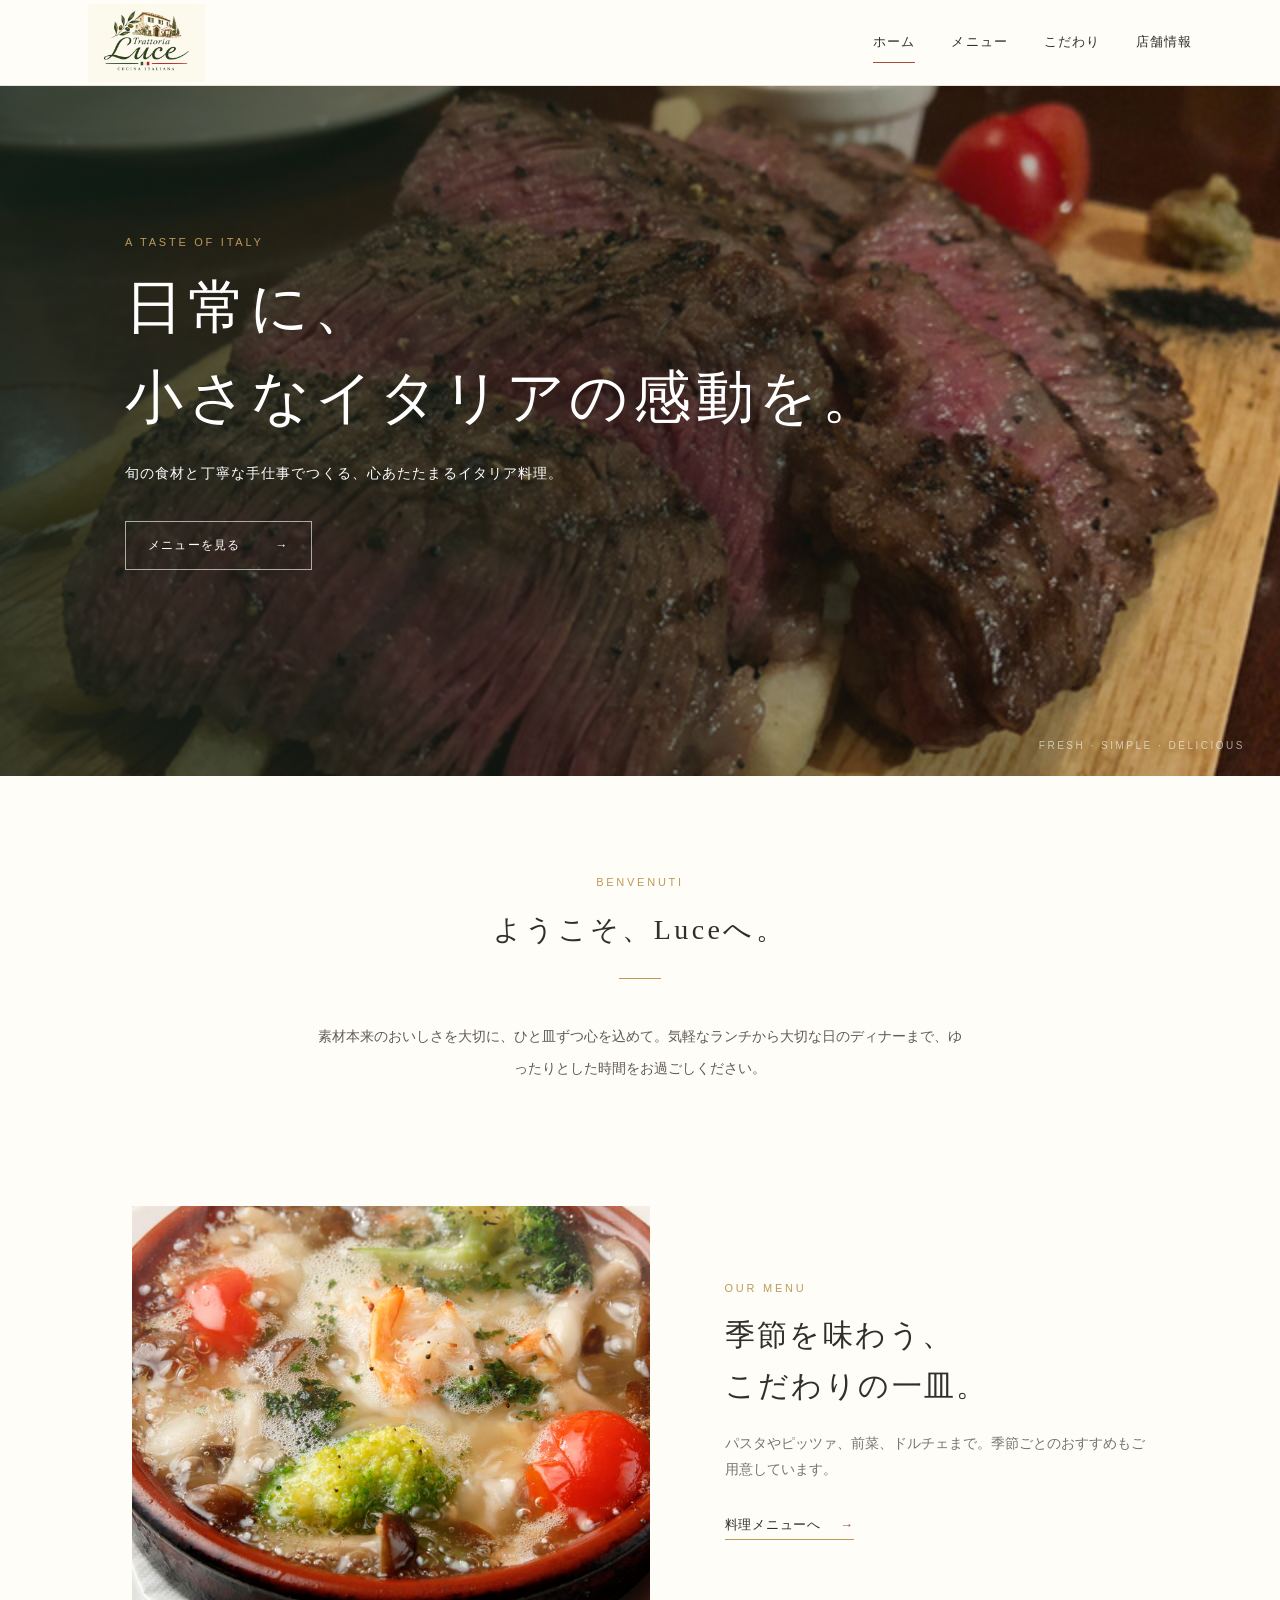
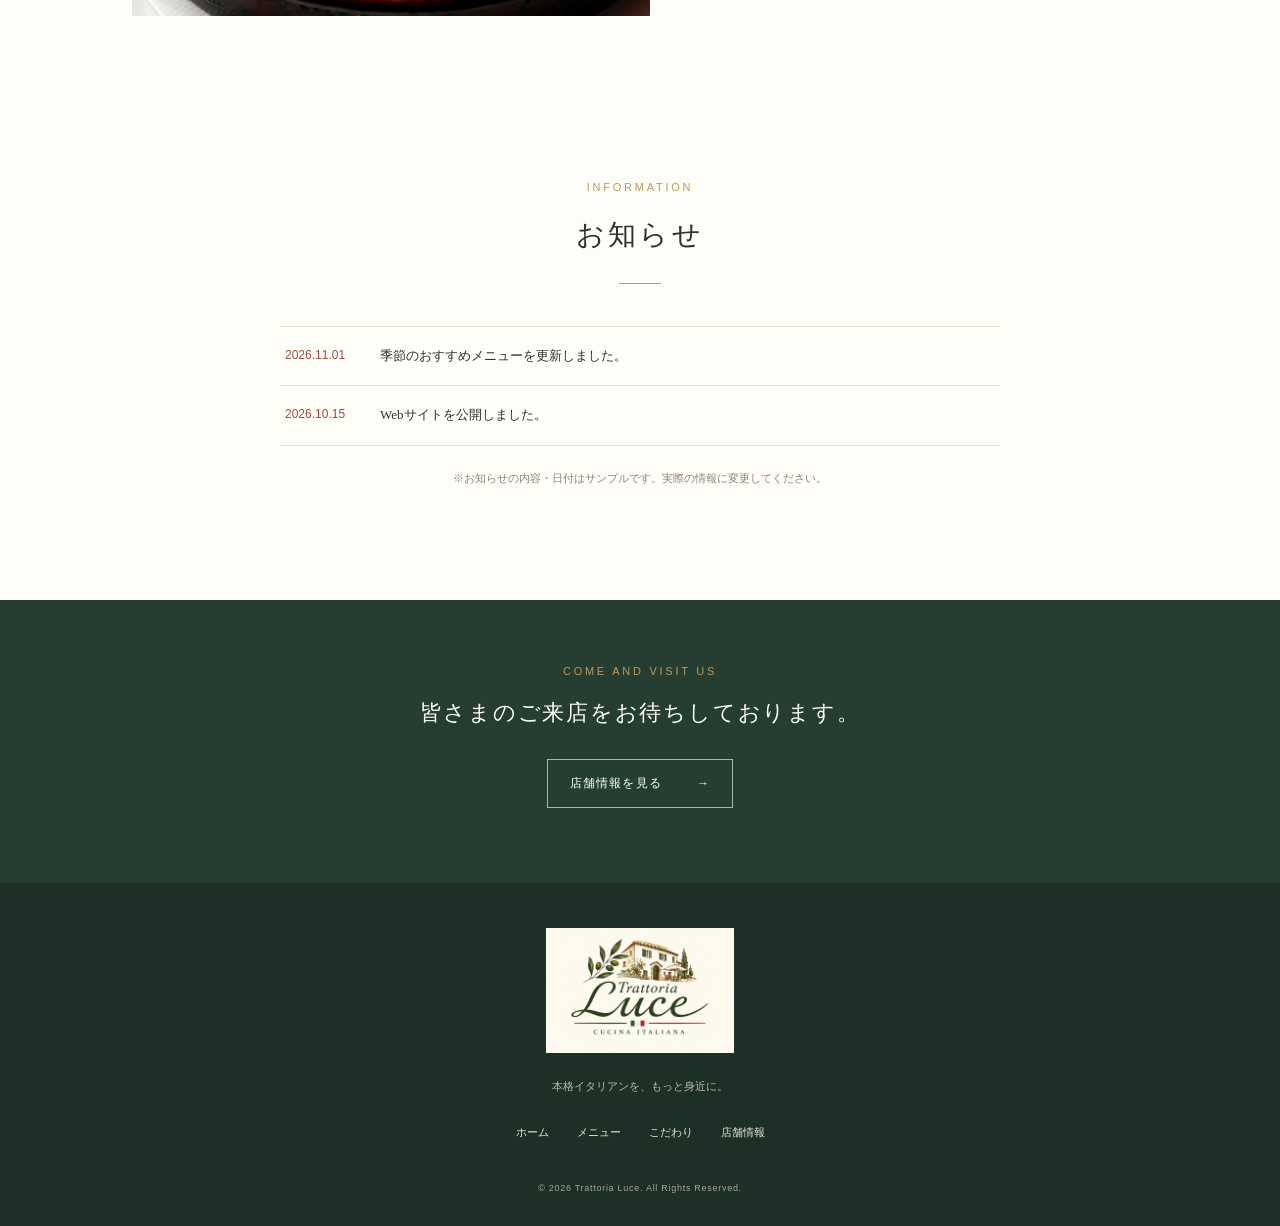
<file: italian_restaurant_site/index.html>
<!DOCTYPE html>
<html lang="ja">
<head>
  <meta charset="UTF-8">
  <meta name="viewport" content="width=device-width, initial-scale=1.0">
  <meta name="description" content="素材を差し替えて使える、イタリアンレストランのWebサイトです。">
  <title>Trattoria Luce | 本格イタリアン</title>
  <link rel="stylesheet" href="css/style.css">
  <script src="js/main.js" defer></script>
</head>
<body>
<header class="site-header">
  <div class="header-inner">
    <a class="logo" href="index.html" aria-label="Trattoria Luce ホーム"><img class="logo-image" src="assets/images/logo.png" alt="Trattoria Luce - Cucina Italiana"></a>
    <button class="menu-toggle" aria-label="メニューを開閉" aria-expanded="false">☰</button>
    <nav class="global-nav" aria-label="メインナビゲーション">
      <a class="active" href="index.html">ホーム</a><a href="menu.html">メニュー</a><a href="about.html">こだわり</a><a href="access.html">店舗情報</a>
    </nav>
  </div>
</header>
<main>
  <section class="hero">
    <!-- メイン画像を assets/images/main.jpg に配置してください -->
    <div class="hero-image" role="img" aria-label="イタリア料理のイメージ"></div>
    <div class="hero-content">
      <p class="eyebrow">A TASTE OF ITALY</p>
      <h1>日常に、<br>小さなイタリアの感動を。</h1>
      <p>旬の食材と丁寧な手仕事でつくる、心あたたまるイタリア料理。</p>
      <a class="button button-light" href="menu.html">メニューを見る <span>→</span></a>
    </div>
    <span class="hero-caption">FRESH · SIMPLE · DELICIOUS</span>
  </section>

  <section class="intro section">
    <div class="section-heading">
      <p class="eyebrow">BENVENUTI</p>
      <h2>ようこそ、Luceへ。</h2>
      <span class="heading-line"></span>
    </div>
    <p class="intro-text">素材本来のおいしさを大切に、ひと皿ずつ心を込めて。気軽なランチから大切な日のディナーまで、ゆったりとした時間をお過ごしください。</p>
  </section>

  <section class="feature section">
    <div class="feature-photo photo-food" role="img" aria-label="料理のイメージ"></div>
    <div class="feature-copy">
      <p class="eyebrow">OUR MENU</p><h2>季節を味わう、<br>こだわりの一皿。</h2>
      <p>パスタやピッツァ、前菜、ドルチェまで。季節ごとのおすすめもご用意しています。</p>
      <a class="text-link" href="menu.html">料理メニューへ <span>→</span></a>
    </div>
  </section>

  <section class="news section">
    <div class="section-heading"><p class="eyebrow">INFORMATION</p><h2>お知らせ</h2><span class="heading-line"></span></div>
    <div class="news-list">
      <article><time datetime="2026-11-01">2026.11.01</time><p>季節のおすすめメニューを更新しました。</p></article>
      <article><time datetime="2026-10-15">2026.10.15</time><p>Webサイトを公開しました。</p></article>
    </div>
    <p class="note">※お知らせの内容・日付はサンプルです。実際の情報に変更してください。</p>
  </section>
  <section class="cta">
    <p class="eyebrow">COME AND VISIT US</p><h2>皆さまのご来店をお待ちしております。</h2><a class="button button-light" href="access.html">店舗情報を見る <span>→</span></a>
  </section>
</main>
<footer class="site-footer"><a class="footer-logo" href="index.html" aria-label="Trattoria Luce ホーム"><img src="assets/images/logo.png" alt="Trattoria Luce"></a><p>本格イタリアンを、もっと身近に。</p><div class="footer-nav"><a href="index.html">ホーム</a><a href="menu.html">メニュー</a><a href="about.html">こだわり</a><a href="access.html">店舗情報</a></div><small>© 2026 Trattoria Luce. All Rights Reserved.</small></footer>
</body></html>
</file>
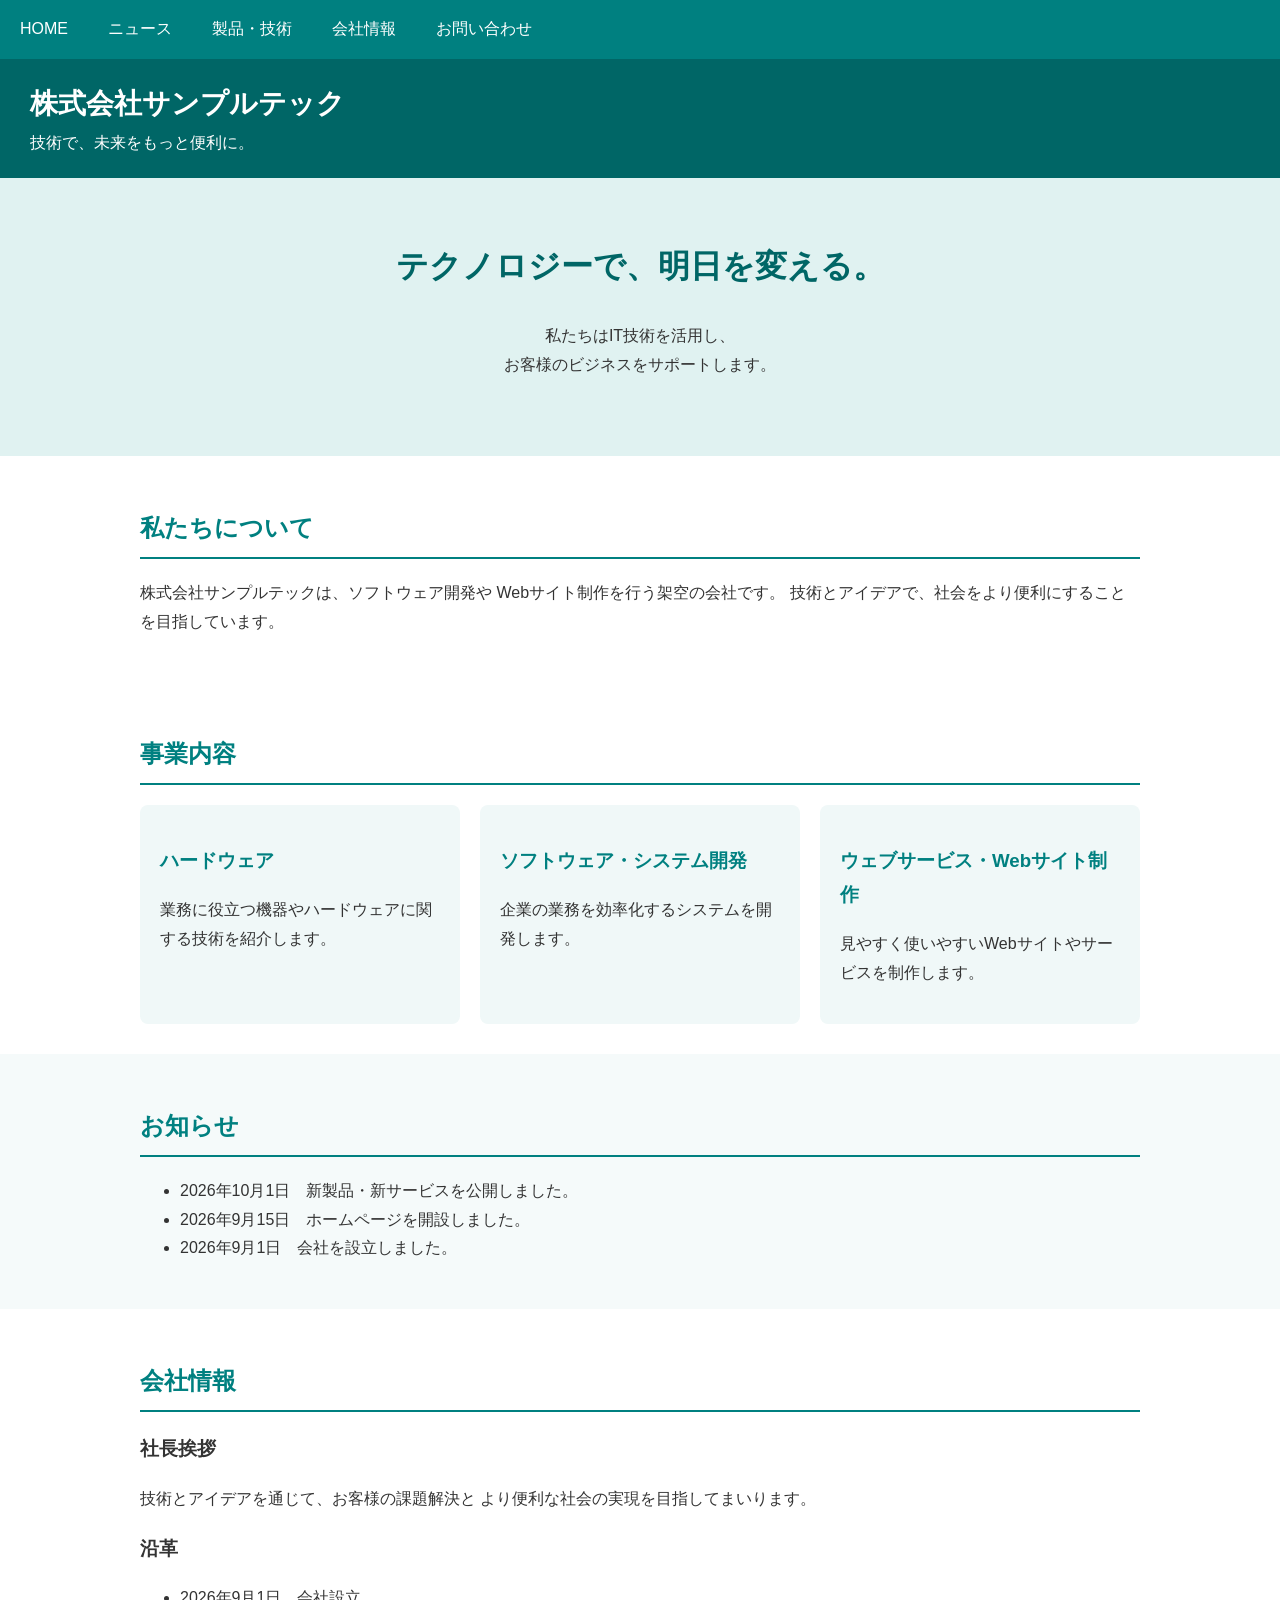
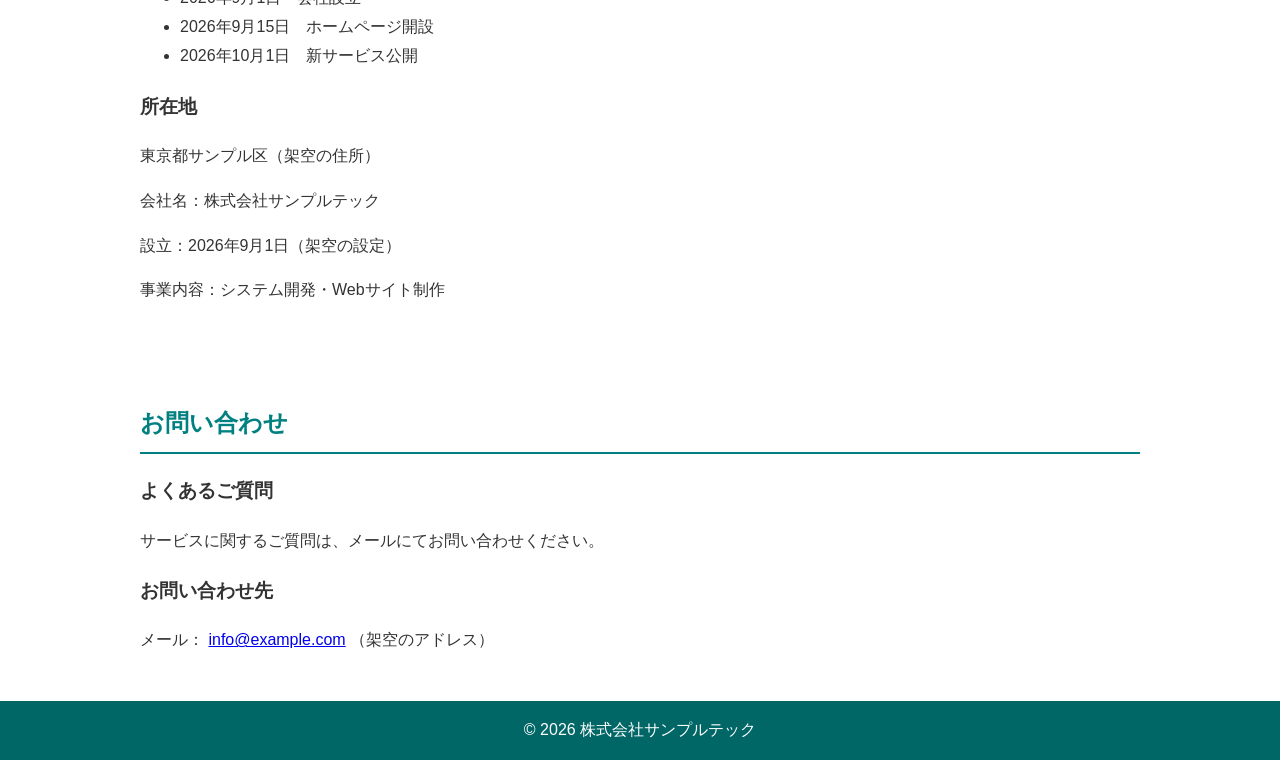
<file: menu_sample1.html>
<!doctype html>
<html lang="ja">
<head>
<meta charset="utf-8">
<meta name="viewport" content="width=device-width, initial-scale=1">
<title>株式会社サンプルテック</title>

<style>
   /* ページ内移動時のスクロールを滑らかにする */
   html {
      scroll-behavior: smooth;
      scroll-padding-top: 20px;
   }

   body {
      margin: 0;
      font-family: sans-serif;
      color: #333;
      line-height: 1.8;
   }

   /* メニュー全体 */
   .ddmenu {
      display: flex;
      flex-wrap: wrap;
      list-style: none;
      margin: 0;
      padding: 0;
      background-color: #008080;
   }

   /* 各メニュー項目 */
   .ddmenu li {
      position: relative;
   }

   /* メニューのリンク */
   .ddmenu a {
      display: block;
      padding: 15px 20px;
      color: #fff;
      text-decoration: none;
      white-space: nowrap;
   }

   /* マウスを乗せたとき */
   .ddmenu a:hover,
   .ddmenu a:focus-visible {
      background-color: #20b2aa;
   }

   /* サブメニュー */
   .ddmenu li ul {
      display: none;
      position: absolute;
      top: 100%;
      left: 0;
      min-width: 180px;
      margin: 0;
      padding: 0;
      list-style: none;
      background-color: #20b2aa;
      z-index: 1000;
   }

   /* サブメニューのリンク */
   .ddmenu li ul a {
      padding: 12px 15px;
      border-top: 1px solid #555;
   }

   /* マウス操作で表示 */
   .ddmenu li:hover > ul {
      display: block;
   }

   /* キーボード操作で表示 */
   .ddmenu li:focus-within > ul {
      display: block;
   }

   /* 会社名のヘッダー */
   header {
      background-color: #006666;
      color: white;
      padding: 20px 30px;
   }

   header h1 {
      margin: 0;
      font-size: 28px;
   }

   header p {
      margin: 0;
   }

   /* メイン紹介エリア */
   .hero {
      background-color: #e0f2f1;
      text-align: center;
      padding: 60px 20px;
   }

   .hero h2 {
      color: #006666;
      font-size: 32px;
      margin-top: 0;
   }

   /* 各コンテンツ */
   section {
      max-width: 1000px;
      margin: auto;
      padding: 30px 20px;
      scroll-margin-top: 20px;
   }

   section h2 {
      color: #008080;
      border-bottom: 2px solid #008080;
      padding-bottom: 8px;
   }

   /* 事業内容を横並びにする */
   .services {
      display: flex;
      gap: 20px;
   }

   .service {
      flex: 1;
      padding: 20px;
      background-color: #f0f8f8;
      border-radius: 8px;
   }

   .service h3 {
      color: #008080;
   }

   /* お知らせ */
   #news {
      background-color: #f5fafa;
      max-width: none;
      padding-left: max(20px, calc((100% - 1000px) / 2));
      padding-right: max(20px, calc((100% - 1000px) / 2));
   }

   /* フッター */
   footer {
      background-color: #006666;
      color: white;
      text-align: center;
      padding: 15px;
   }

   footer p {
      margin: 0;
   }

   /* スマートフォン対応 */
   @media (max-width: 600px) {
      .ddmenu {
         flex-wrap: wrap;
      }

      .ddmenu > li {
         flex: 1 1 auto;
      }

      .ddmenu a {
         padding: 12px;
      }

      .ddmenu li ul {
         min-width: 180px;
      }

      .hero h2 {
         font-size: 24px;
      }

      .services {
         flex-direction: column;
      }
   }
</style>
</head>

<body>

<!-- ドロップダウンメニュー -->
<nav aria-label="メインメニュー">
<ul class="ddmenu">

   <li>
      <a href="#home">HOME</a>
   </li>

   <li>
      <a href="#news">ニュース</a>
      <ul>
         <li><a href="#news-product">新製品</a></li>
         <li><a href="#news-service">新サービス</a></li>
         <li><a href="#about">弊社について</a></li>
      </ul>
   </li>

   <li>
      <a href="#services">製品・技術</a>
      <ul>
         <li><a href="#hardware">ハードウェア</a></li>
         <li><a href="#software">ソフトウェア</a></li>
         <li><a href="#webservice">ウェブサービス</a></li>
      </ul>
   </li>

   <li>
      <a href="#company">会社情報</a>
      <ul>
         <li><a href="#company">会社概要</a></li>
         <li><a href="#greeting">社長挨拶</a></li>
         <li><a href="#history">沿革</a></li>
         <li><a href="#address">所在地</a></li>
      </ul>
   </li>

   <li>
      <a href="#contact">お問い合わせ</a>
      <ul>
         <li><a href="#faq">よくあるご質問</a></li>
         <li><a href="#contact-info">お問い合わせ先</a></li>
      </ul>
   </li>

</ul>
</nav>

<!-- トップページ -->
<header id="home">
   <h1>株式会社サンプルテック</h1>
   <p>技術で、未来をもっと便利に。</p>
</header>

<!-- メイン紹介 -->
<div class="hero">
   <h2>テクノロジーで、明日を変える。</h2>
   <p>
      私たちはIT技術を活用し、<br>
      お客様のビジネスをサポートします。
   </p>
</div>

<!-- 会社紹介 -->
<section id="about">
   <h2>私たちについて</h2>
   <p>
      株式会社サンプルテックは、ソフトウェア開発や
      Webサイト制作を行う架空の会社です。
      技術とアイデアで、社会をより便利にすることを目指しています。
   </p>
</section>

<!-- 事業内容 -->
<section id="services">
   <h2>事業内容</h2>

   <div class="services">

      <div class="service" id="hardware">
         <h3>ハードウェア</h3>
         <p>業務に役立つ機器やハードウェアに関する技術を紹介します。</p>
      </div>

      <div class="service" id="software">
         <h3>ソフトウェア・システム開発</h3>
         <p>企業の業務を効率化するシステムを開発します。</p>
      </div>

      <div class="service" id="webservice">
         <h3>ウェブサービス・Webサイト制作</h3>
         <p>見やすく使いやすいWebサイトやサービスを制作します。</p>
      </div>

   </div>
</section>

<!-- お知らせ -->
<section id="news">
   <h2>お知らせ</h2>
   <ul>
      <li id="news-product">
         2026年10月1日　新製品・新サービスを公開しました。
      </li>
      <li id="news-service">
         2026年9月15日　ホームページを開設しました。
      </li>
      <li>
         2026年9月1日　会社を設立しました。
      </li>
   </ul>
</section>

<!-- 会社情報 -->
<section id="company">
   <h2>会社情報</h2>

   <div id="greeting">
      <h3>社長挨拶</h3>
      <p>
         技術とアイデアを通じて、お客様の課題解決と
         より便利な社会の実現を目指してまいります。
      </p>
   </div>

   <div id="history">
      <h3>沿革</h3>
      <ul>
         <li>2026年9月1日　会社設立</li>
         <li>2026年9月15日　ホームページ開設</li>
         <li>2026年10月1日　新サービス公開</li>
      </ul>
   </div>

   <div id="address">
      <h3>所在地</h3>
      <p>東京都サンプル区（架空の住所）</p>
   </div>

   <p>会社名：株式会社サンプルテック</p>
   <p>設立：2026年9月1日（架空の設定）</p>
   <p>事業内容：システム開発・Webサイト制作</p>
</section>

<!-- お問い合わせ -->
<section id="contact">
   <h2>お問い合わせ</h2>

   <div id="faq">
      <h3>よくあるご質問</h3>
      <p>サービスに関するご質問は、メールにてお問い合わせください。</p>
   </div>

   <div id="contact-info">
      <h3>お問い合わせ先</h3>
      <p>
         メール：
         <a href="mailto:info@example.com">info@example.com</a>
         （架空のアドレス）
      </p>
   </div>
</section>

<!-- フッター -->
<footer>
   <p>&copy; 2026 株式会社サンプルテック</p>
</footer>

</body>
</html>
</file>
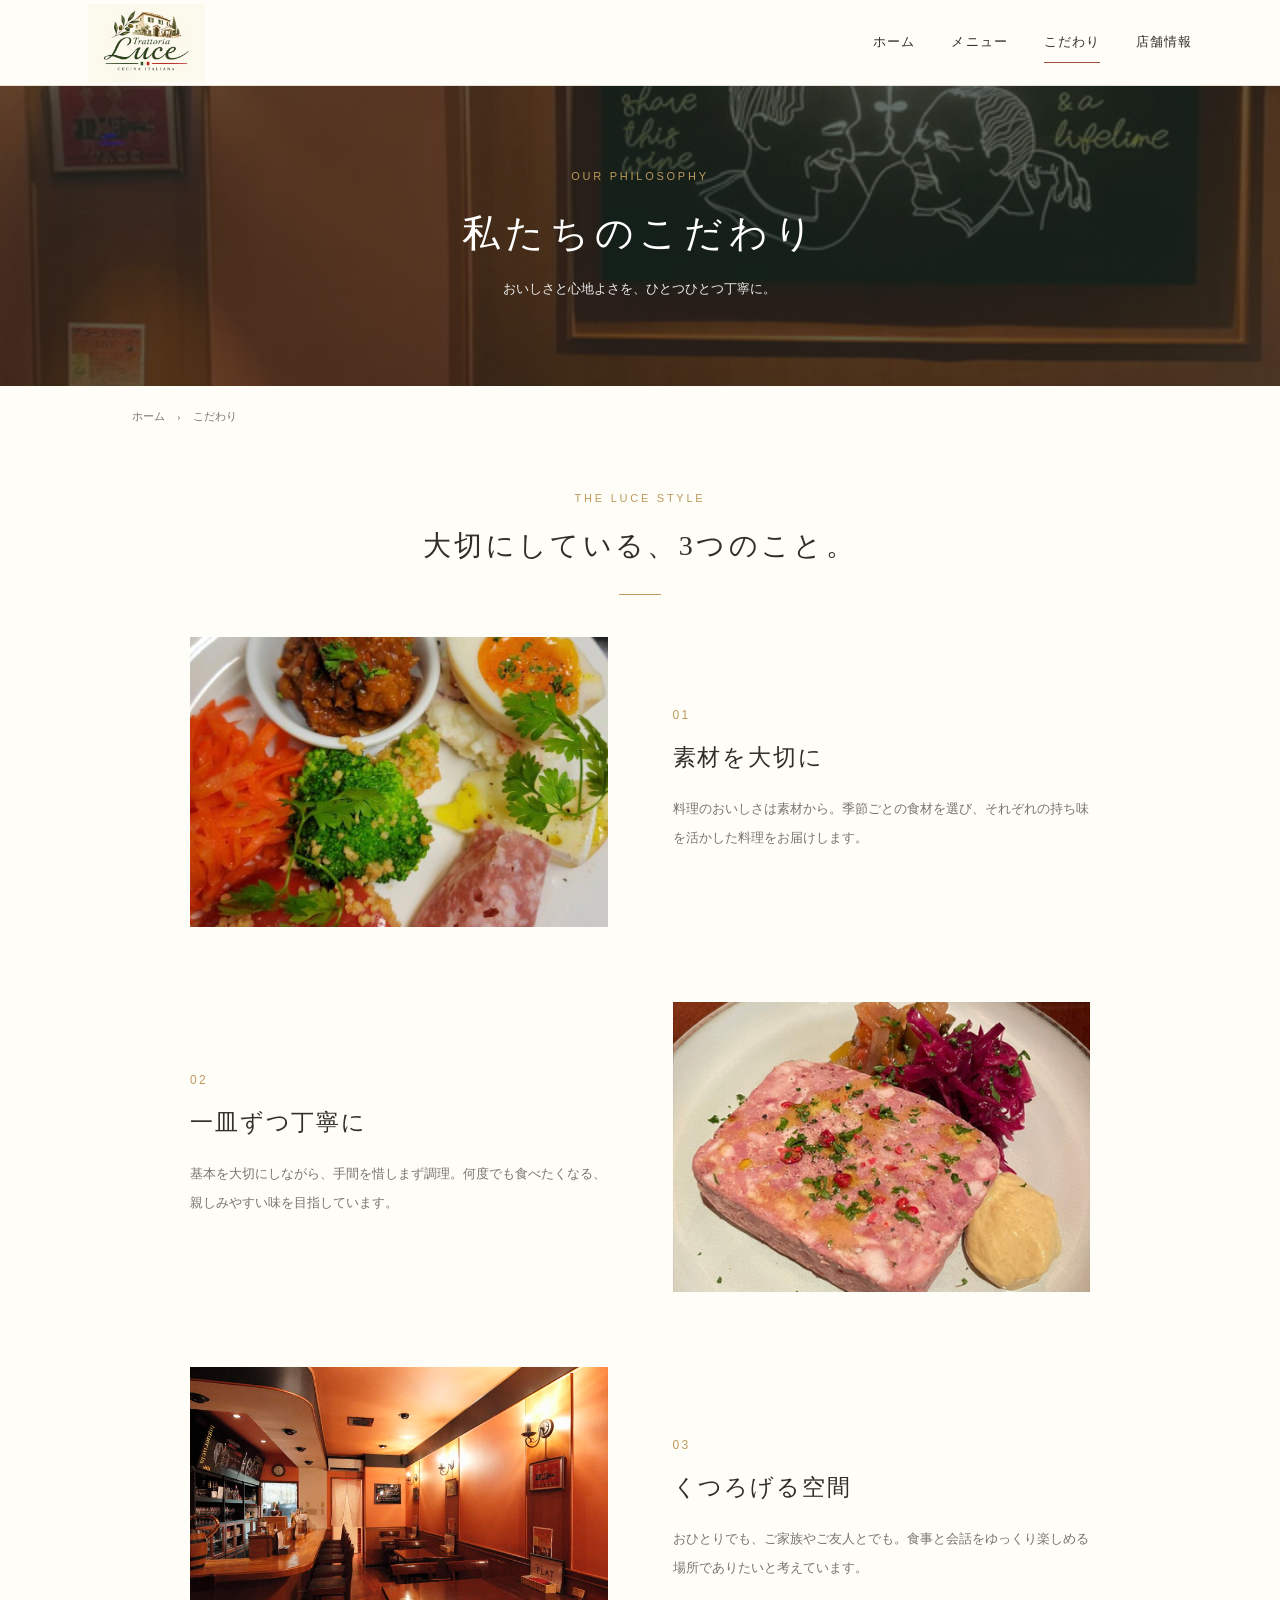
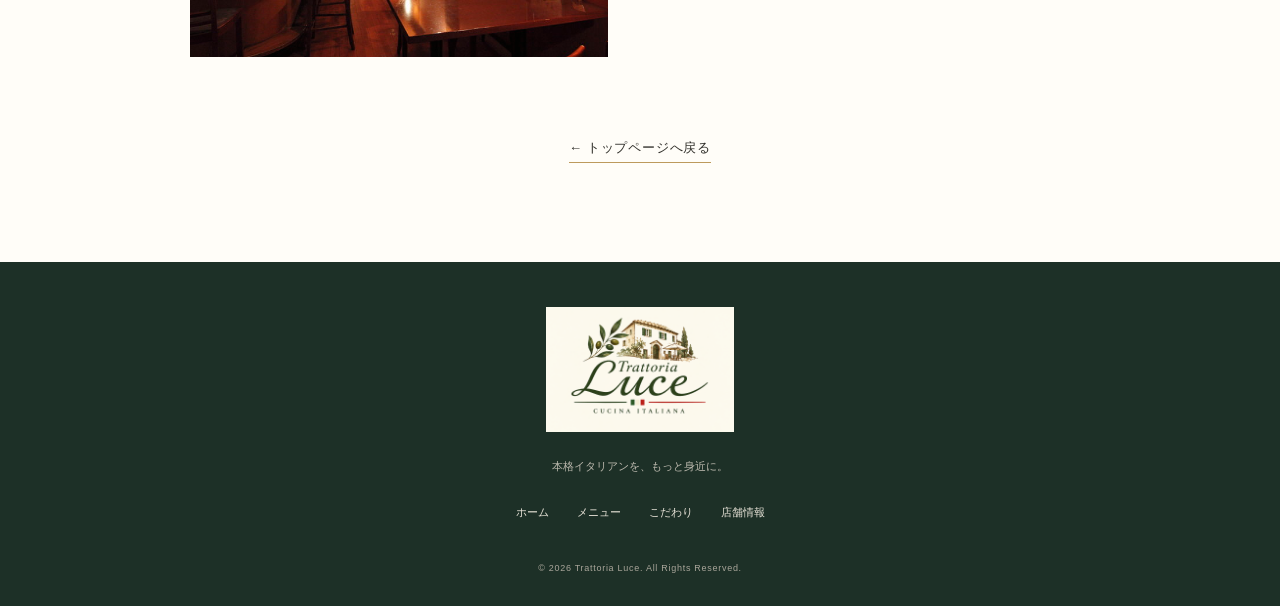
<file: italian_restaurant_site/about.html>
<!DOCTYPE html>
<html lang="ja"><head><meta charset="UTF-8"><meta name="viewport" content="width=device-width, initial-scale=1.0"><title>こだわり | Trattoria Luce</title><link rel="stylesheet" href="css/style.css"><script src="js/main.js" defer></script></head>
<body>
<header class="site-header"><div class="header-inner"><a class="logo" href="index.html" aria-label="Trattoria Luce ホーム"><img class="logo-image" src="assets/images/logo.png" alt="Trattoria Luce - Cucina Italiana"></a><button class="menu-toggle" aria-label="メニューを開閉" aria-expanded="false">☰</button><nav class="global-nav" aria-label="メインナビゲーション"><a href="index.html">ホーム</a><a href="menu.html">メニュー</a><a class="active" href="about.html">こだわり</a><a href="access.html">店舗情報</a></nav></div></header>
<main><section class="page-hero about-hero"><div><p class="eyebrow">OUR PHILOSOPHY</p><h1>私たちのこだわり</h1><p>おいしさと心地よさを、ひとつひとつ丁寧に。</p></div></section>
<nav class="breadcrumbs" aria-label="パンくずリスト"><a href="index.html">ホーム</a><span>›</span><span>こだわり</span></nav>
<section class="section story-section"><div class="section-heading"><p class="eyebrow">THE LUCE STYLE</p><h2>大切にしている、3つのこと。</h2><span class="heading-line"></span></div>
  <article class="story-row"><div class="story-image story-one" role="img" aria-label="新鮮な食材のイメージ"></div><div class="story-copy"><span class="story-number">01</span><h3>素材を大切に</h3><p>料理のおいしさは素材から。季節ごとの食材を選び、それぞれの持ち味を活かした料理をお届けします。</p></div></article>
  <article class="story-row reverse"><div class="story-image story-two" role="img" aria-label="調理風景のイメージ"></div><div class="story-copy"><span class="story-number">02</span><h3>一皿ずつ丁寧に</h3><p>基本を大切にしながら、手間を惜しまず調理。何度でも食べたくなる、親しみやすい味を目指しています。</p></div></article>
  <article class="story-row"><div class="story-image story-three" role="img" aria-label="店内のイメージ"></div><div class="story-copy"><span class="story-number">03</span><h3>くつろげる空間</h3><p>おひとりでも、ご家族やご友人とでも。食事と会話をゆっくり楽しめる場所でありたいと考えています。</p></div></article>
  <div class="back-area"><a class="text-link" href="index.html">← トップページへ戻る</a></div>
</section></main>
<footer class="site-footer"><a class="footer-logo" href="index.html" aria-label="Trattoria Luce ホーム"><img src="assets/images/logo.png" alt="Trattoria Luce"></a><p>本格イタリアンを、もっと身近に。</p><div class="footer-nav"><a href="index.html">ホーム</a><a href="menu.html">メニュー</a><a href="about.html">こだわり</a><a href="access.html">店舗情報</a></div><small>© 2026 Trattoria Luce. All Rights Reserved.</small></footer>
</body></html>
</file>
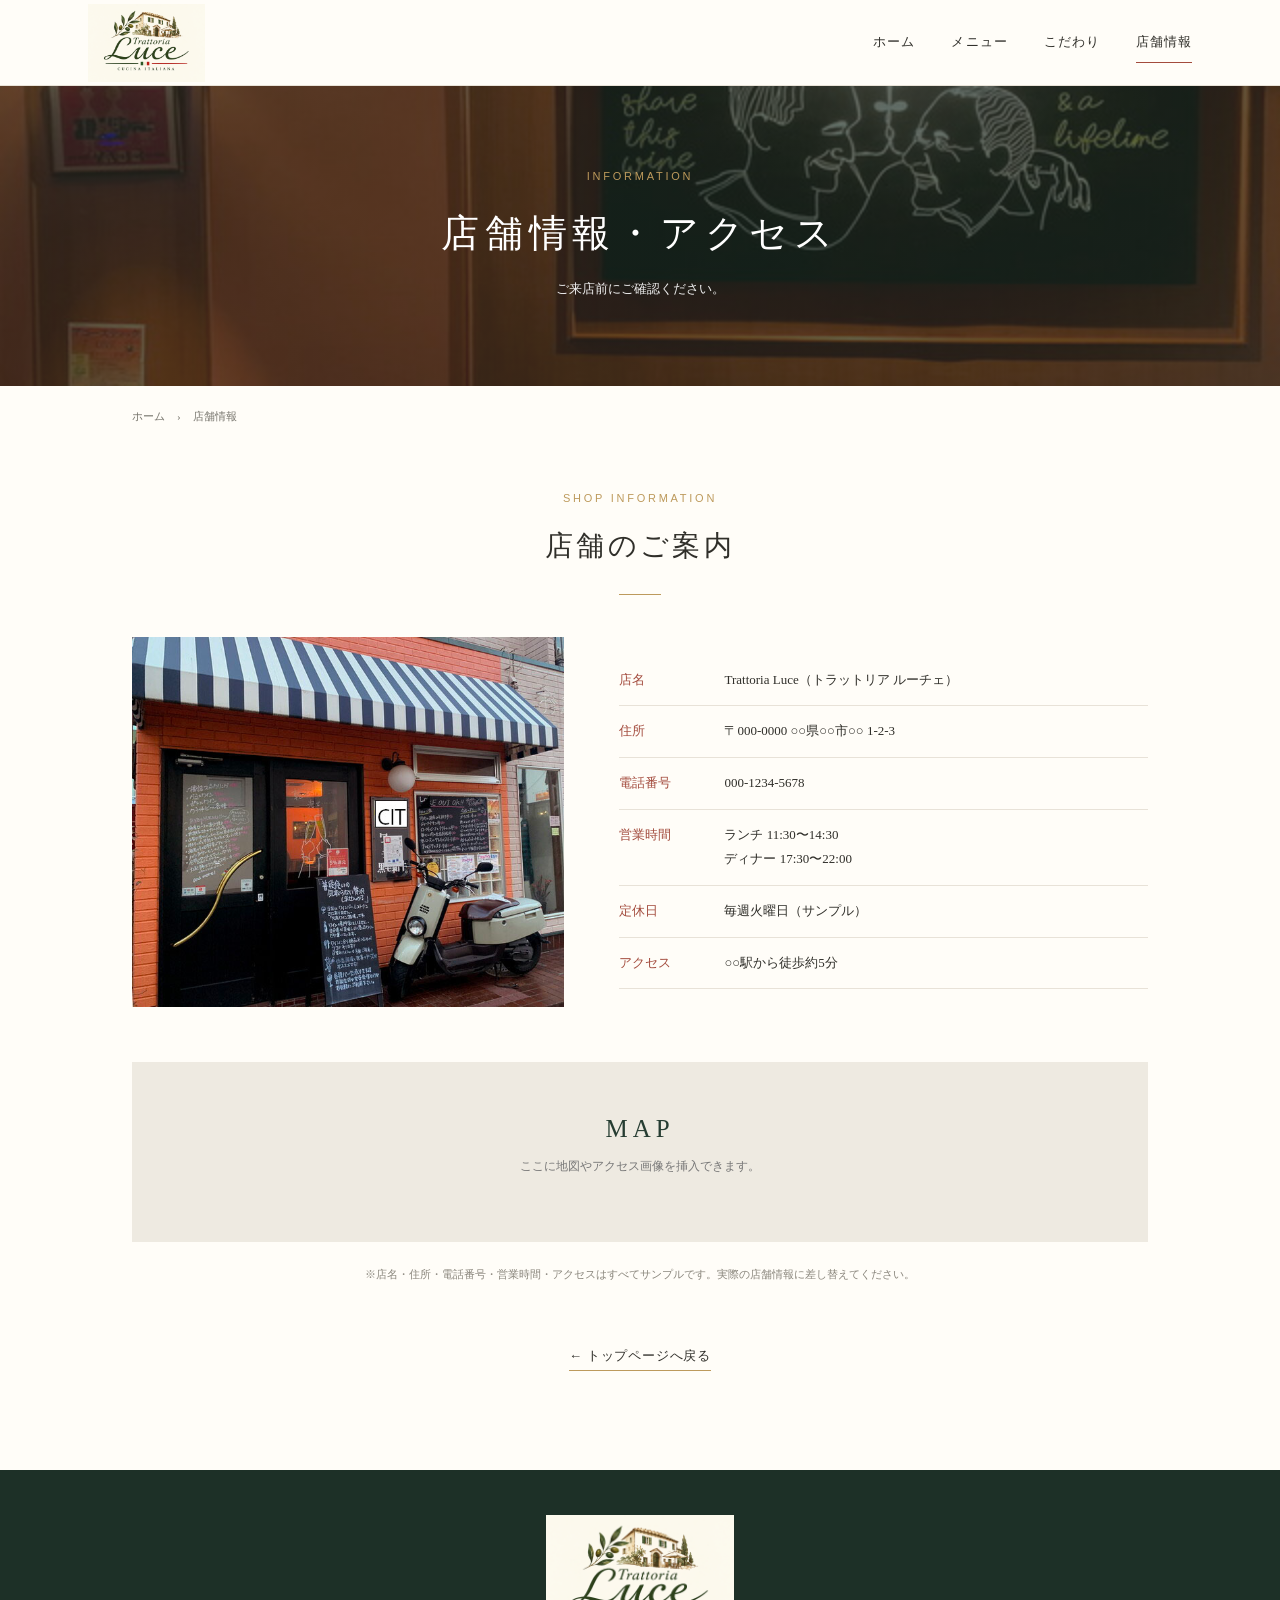
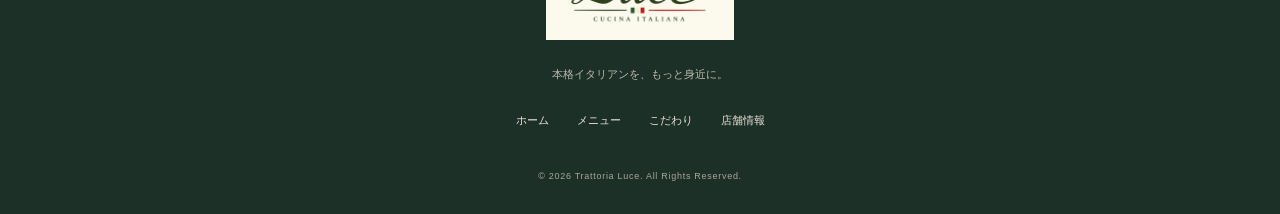
<file: italian_restaurant_site/access.html>
<!DOCTYPE html>
<html lang="ja"><head><meta charset="UTF-8"><meta name="viewport" content="width=device-width, initial-scale=1.0"><title>店舗情報 | Trattoria Luce</title><link rel="stylesheet" href="css/style.css"><script src="js/main.js" defer></script></head>
<body>
<header class="site-header"><div class="header-inner"><a class="logo" href="index.html" aria-label="Trattoria Luce ホーム"><img class="logo-image" src="assets/images/logo.png" alt="Trattoria Luce - Cucina Italiana"></a><button class="menu-toggle" aria-label="メニューを開閉" aria-expanded="false">☰</button><nav class="global-nav" aria-label="メインナビゲーション"><a href="index.html">ホーム</a><a href="menu.html">メニュー</a><a href="about.html">こだわり</a><a class="active" href="access.html">店舗情報</a></nav></div></header>
<main><section class="page-hero access-hero"><div><p class="eyebrow">INFORMATION</p><h1>店舗情報・アクセス</h1><p>ご来店前にご確認ください。</p></div></section>
<nav class="breadcrumbs" aria-label="パンくずリスト"><a href="index.html">ホーム</a><span>›</span><span>店舗情報</span></nav>
<section class="section access-section"><div class="section-heading"><p class="eyebrow">SHOP INFORMATION</p><h2>店舗のご案内</h2><span class="heading-line"></span></div>
  <div class="access-layout"><div class="access-photo" role="img" aria-label="レストラン外観のイメージ"></div><dl class="shop-data">
    <div><dt>店名</dt><dd>Trattoria Luce（トラットリア ルーチェ）</dd></div>
    <div><dt>住所</dt><dd>〒000-0000 ○○県○○市○○ 1-2-3</dd></div>
    <div><dt>電話番号</dt><dd>000-1234-5678</dd></div>
    <div><dt>営業時間</dt><dd>ランチ 11:30〜14:30<br>ディナー 17:30〜22:00</dd></div>
    <div><dt>定休日</dt><dd>毎週火曜日（サンプル）</dd></div>
    <div><dt>アクセス</dt><dd>○○駅から徒歩約5分</dd></div>
  </dl></div>
  <div class="map-placeholder"><span>MAP</span><p>ここに地図やアクセス画像を挿入できます。</p></div>
  <p class="note">※店名・住所・電話番号・営業時間・アクセスはすべてサンプルです。実際の店舗情報に差し替えてください。</p>
  <div class="back-area"><a class="text-link" href="index.html">← トップページへ戻る</a></div>
</section></main>
<footer class="site-footer"><a class="footer-logo" href="index.html" aria-label="Trattoria Luce ホーム"><img src="assets/images/logo.png" alt="Trattoria Luce"></a><p>本格イタリアンを、もっと身近に。</p><div class="footer-nav"><a href="index.html">ホーム</a><a href="menu.html">メニュー</a><a href="about.html">こだわり</a><a href="access.html">店舗情報</a></div><small>© 2026 Trattoria Luce. All Rights Reserved.</small></footer>
</body></html>
</file>
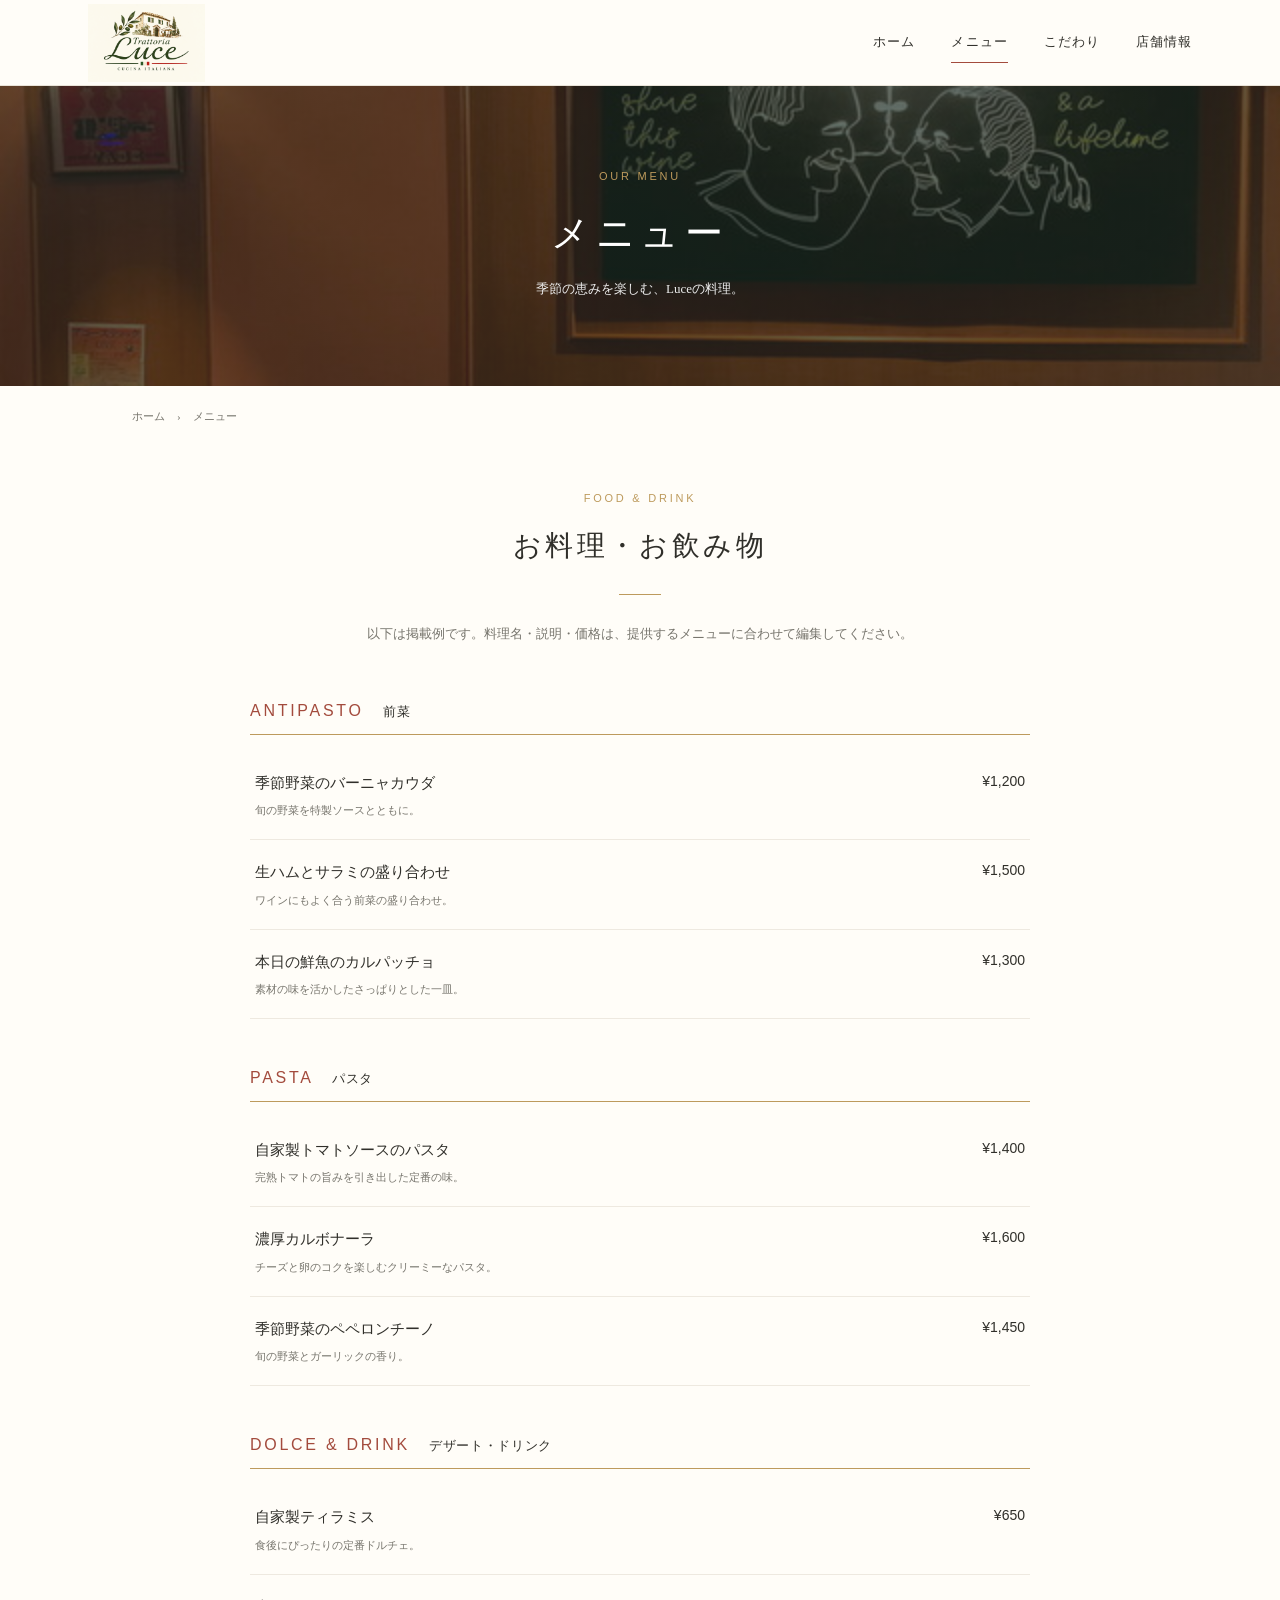
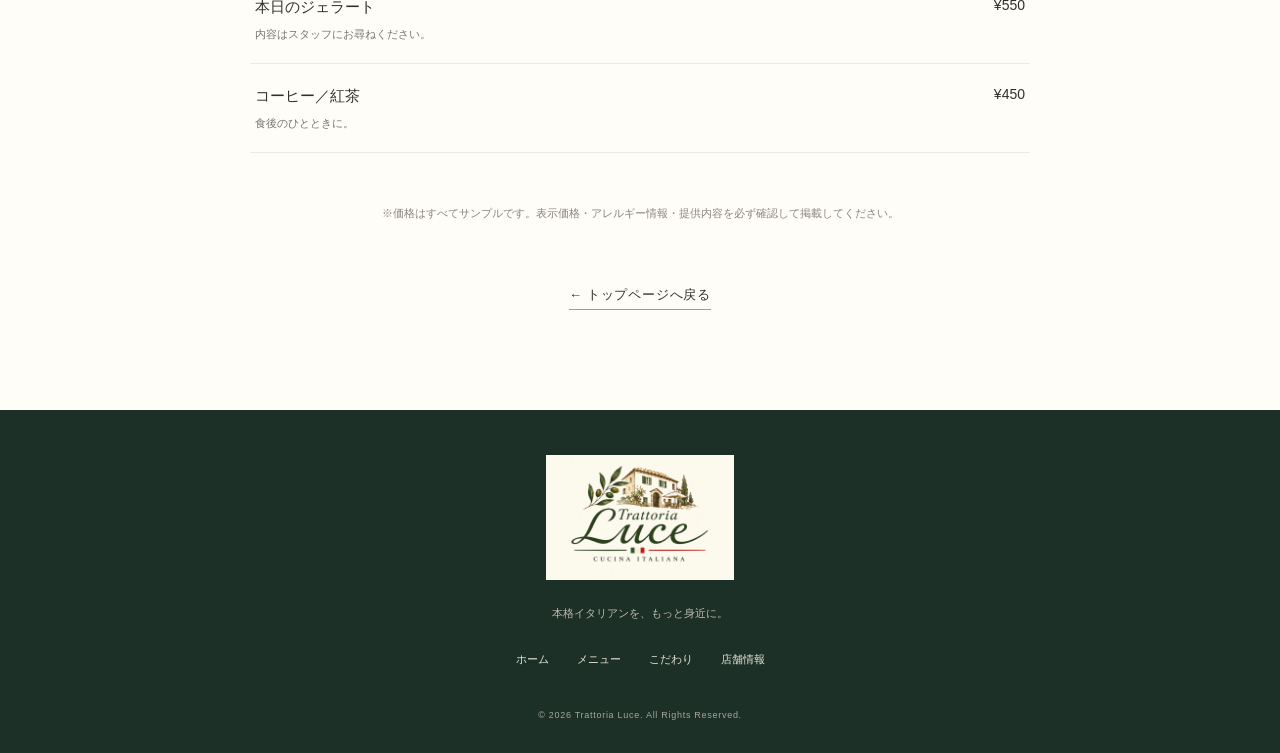
<file: italian_restaurant_site/menu.html>
<!DOCTYPE html>
<html lang="ja"><head><meta charset="UTF-8"><meta name="viewport" content="width=device-width, initial-scale=1.0"><title>メニュー | Trattoria Luce</title><link rel="stylesheet" href="css/style.css"><script src="js/main.js" defer></script></head>
<body>
<header class="site-header"><div class="header-inner"><a class="logo" href="index.html" aria-label="Trattoria Luce ホーム"><img class="logo-image" src="assets/images/logo.png" alt="Trattoria Luce - Cucina Italiana"></a><button class="menu-toggle" aria-label="メニューを開閉" aria-expanded="false">☰</button><nav class="global-nav" aria-label="メインナビゲーション"><a href="index.html">ホーム</a><a class="active" href="menu.html">メニュー</a><a href="about.html">こだわり</a><a href="access.html">店舗情報</a></nav></div></header>
<main>
  <section class="page-hero menu-hero"><div><p class="eyebrow">OUR MENU</p><h1>メニュー</h1><p>季節の恵みを楽しむ、Luceの料理。</p></div></section>
  <nav class="breadcrumbs" aria-label="パンくずリスト"><a href="index.html">ホーム</a><span>›</span><span>メニュー</span></nav>
  <section class="section menu-section"><div class="section-heading"><p class="eyebrow">FOOD & DRINK</p><h2>お料理・お飲み物</h2><span class="heading-line"></span></div>
    <p class="menu-lead">以下は掲載例です。料理名・説明・価格は、提供するメニューに合わせて編集してください。</p>
    <div class="menu-category"><h3>ANTIPASTO <span>前菜</span></h3><div class="menu-items">
      <article class="menu-item"><div><h4>季節野菜のバーニャカウダ</h4><p>旬の野菜を特製ソースとともに。</p></div><strong>¥1,200</strong></article>
      <article class="menu-item"><div><h4>生ハムとサラミの盛り合わせ</h4><p>ワインにもよく合う前菜の盛り合わせ。</p></div><strong>¥1,500</strong></article>
      <article class="menu-item"><div><h4>本日の鮮魚のカルパッチョ</h4><p>素材の味を活かしたさっぱりとした一皿。</p></div><strong>¥1,300</strong></article>
    </div></div>
    <div class="menu-category"><h3>PASTA <span>パスタ</span></h3><div class="menu-items">
      <article class="menu-item"><div><h4>自家製トマトソースのパスタ</h4><p>完熟トマトの旨みを引き出した定番の味。</p></div><strong>¥1,400</strong></article>
      <article class="menu-item"><div><h4>濃厚カルボナーラ</h4><p>チーズと卵のコクを楽しむクリーミーなパスタ。</p></div><strong>¥1,600</strong></article>
      <article class="menu-item"><div><h4>季節野菜のペペロンチーノ</h4><p>旬の野菜とガーリックの香り。</p></div><strong>¥1,450</strong></article>
    </div></div>
    <div class="menu-category"><h3>DOLCE & DRINK <span>デザート・ドリンク</span></h3><div class="menu-items">
      <article class="menu-item"><div><h4>自家製ティラミス</h4><p>食後にぴったりの定番ドルチェ。</p></div><strong>¥650</strong></article>
      <article class="menu-item"><div><h4>本日のジェラート</h4><p>内容はスタッフにお尋ねください。</p></div><strong>¥550</strong></article>
      <article class="menu-item"><div><h4>コーヒー／紅茶</h4><p>食後のひとときに。</p></div><strong>¥450</strong></article>
    </div></div>
    <p class="note">※価格はすべてサンプルです。表示価格・アレルギー情報・提供内容を必ず確認して掲載してください。</p>
    <div class="back-area"><a class="text-link" href="index.html">← トップページへ戻る</a></div>
  </section>
</main>
<footer class="site-footer"><a class="footer-logo" href="index.html" aria-label="Trattoria Luce ホーム"><img src="assets/images/logo.png" alt="Trattoria Luce"></a><p>本格イタリアンを、もっと身近に。</p><div class="footer-nav"><a href="index.html">ホーム</a><a href="menu.html">メニュー</a><a href="about.html">こだわり</a><a href="access.html">店舗情報</a></div><small>© 2026 Trattoria Luce. All Rights Reserved.</small></footer>
</body></html>
</file>
<file: italian_restaurant_site/css/style.css>
:root{--green:#263d32;--green2:#405b49;--red:#a34b3d;--cream:#f7f3eb;--paper:#fffdf8;--ink:#302f2a;--muted:#77756d;--gold:#bd9a5c}
*{box-sizing:border-box}html{scroll-behavior:smooth}body{margin:0;background:var(--paper);color:var(--ink);font-family:"Noto Serif JP","Yu Mincho",YuMincho,serif;line-height:1.9}a{color:inherit;text-decoration:none}.site-header{height:86px;background:var(--paper);position:relative;z-index:10;border-bottom:1px solid #e9e3d8}.header-inner{max-width:1160px;height:100%;margin:auto;padding:0 28px;display:flex;align-items:center;justify-content:space-between}.logo{display:flex;align-items:center;line-height:1}.logo-image{display:block;width:158px;height:78px;object-fit:contain;object-position:left center}.global-nav{display:flex;gap:36px;font-size:13px;letter-spacing:.08em}.global-nav a{padding:10px 0;position:relative}.global-nav a:after{content:"";position:absolute;bottom:2px;left:0;width:0;height:1px;background:var(--red);transition:.25s}.global-nav a:hover:after,.global-nav a.active:after{width:100%}.menu-toggle{display:none;background:none;border:0;font-size:25px;color:var(--green);cursor:pointer}
.hero{height:min(690px,75vw);min-height:520px;position:relative;background:var(--green);overflow:hidden}.hero-image{position:absolute;inset:0;background:linear-gradient(90deg,rgba(19,34,26,.84),rgba(19,34,26,.18)),url("../assets/images/main.jpg") center/cover no-repeat}.hero-content{position:relative;z-index:1;max-width:1100px;margin:auto;padding:150px 35px 0;color:#fff}.eyebrow{font:11px Arial,sans-serif;letter-spacing:.25em;color:var(--gold);margin:0 0 15px}.hero h1{font-size:clamp(34px,5vw,58px);font-weight:500;line-height:1.55;letter-spacing:.08em;margin:0 0 18px}.hero-content>p:not(.eyebrow){font-size:14px;letter-spacing:.08em;margin-bottom:34px}.hero-caption{position:absolute;right:35px;bottom:25px;color:#fff9;font:10px Arial,sans-serif;letter-spacing:.25em}.button{display:inline-flex;align-items:center;gap:35px;padding:12px 22px;font-size:12px;letter-spacing:.1em;transition:.25s}.button-light{border:1px solid #ffffff9c;color:white}.button:hover{background:var(--red);border-color:var(--red)}.section{max-width:1080px;margin:auto;padding:100px 32px}.section-heading{text-align:center;margin-bottom:42px}.section-heading h2{font-size:28px;font-weight:500;letter-spacing:.12em;margin:0}.heading-line{display:block;width:42px;height:1px;background:var(--gold);margin:22px auto 0}.intro{text-align:center;padding-bottom:90px}.intro-text{max-width:650px;margin:auto;font-size:14px;line-height:2.3;color:#5f5c53}.feature{display:grid;grid-template-columns:1.1fr .9fr;align-items:center;gap:75px;padding-top:30px;padding-bottom:110px}.feature-photo{height:410px;background:linear-gradient(135deg,#8c6545,#d9c39c);background-image:url("../assets/images/featured-dish.jpg");background-size:cover;background-position:center}.feature-copy h2{font-size:30px;line-height:1.7;font-weight:500;letter-spacing:.08em;margin:0 0 20px}.feature-copy>p:not(.eyebrow){font-size:14px;color:var(--muted);margin-bottom:25px}.text-link{font-size:13px;letter-spacing:.06em;border-bottom:1px solid var(--gold);padding-bottom:7px}.text-link span{margin-left:15px;color:var(--red)}.news{padding-top:55px;padding-bottom:100px}.news-list{max-width:720px;margin:auto;border-top:1px solid #e7e0d5}.news-list article{display:flex;gap:35px;padding:17px 5px;border-bottom:1px solid #e7e0d5;font-size:13px}.news-list time{color:var(--red);font-family:Arial,sans-serif;font-size:12px;white-space:nowrap}.news-list p{margin:0}.note{font-size:11px;color:#89857b;text-align:center;margin-top:22px}.cta{text-align:center;background:var(--green);color:white;padding:65px 20px 75px}.cta h2{font-size:22px;font-weight:400;letter-spacing:.08em;margin:0 0 25px}.site-footer{background:#1d3027;color:#e9e4d9;text-align:center;padding:45px 20px 25px}.footer-logo{display:inline-block;margin-bottom:8px}.footer-logo img{display:block;width:190px;height:125px;object-fit:contain;margin:0 auto}.site-footer>p{font-size:11px;color:#bcb9ae;margin:5px 0 25px}.footer-nav{display:flex;justify-content:center;gap:28px;margin-bottom:28px;font-size:11px}.footer-nav a:hover{color:var(--gold)}.site-footer small{font:9px Arial,sans-serif;color:#aaa69b;letter-spacing:.08em}
.page-hero{height:300px;display:grid;place-items:center;text-align:center;color:white;background:linear-gradient(rgba(26,43,34,.68),rgba(26,43,34,.68)),url("../assets/images/page-header.jpg") center/cover,var(--green)}.page-hero h1{font-size:38px;font-weight:500;letter-spacing:.15em;margin:0 0 8px}.page-hero>div>p:last-child{font-size:13px;margin:0;color:#eee}.breadcrumbs{max-width:1080px;margin:20px auto 0;padding:0 32px;display:flex;gap:12px;font-size:11px;color:var(--muted)}.breadcrumbs a:hover{color:var(--red)}.menu-section,.story-section,.access-section{padding-top:65px}.menu-lead{text-align:center;color:var(--muted);font-size:13px;margin:-15px 0 55px}.menu-category{max-width:780px;margin:0 auto 50px}.menu-category h3{font:16px Arial,sans-serif;letter-spacing:.17em;color:var(--red);border-bottom:1px solid var(--gold);padding-bottom:13px}.menu-category h3 span{font:13px "Noto Serif JP",serif;color:var(--ink);margin-left:12px;letter-spacing:.05em}.menu-item{display:flex;justify-content:space-between;gap:20px;padding:18px 5px;border-bottom:1px solid #eee9e0}.menu-item h4{font-size:15px;font-weight:500;margin:0 0 3px}.menu-item p{font-size:11px;color:var(--muted);margin:0}.menu-item strong{font:14px Arial,sans-serif;white-space:nowrap;padding-top:4px}.back-area{text-align:center;margin-top:55px}.story-row{display:grid;grid-template-columns:1fr 1fr;gap:65px;align-items:center;margin:0 auto 75px;max-width:900px}.story-row.reverse .story-image{order:2}.story-image{height:290px;background-size:cover;background-position:center;background-color:#c4ad8b}.story-one{background-image:url("../assets/images/ingredients.jpg")}.story-two{background-image:url("../assets/images/kitchen.jpg")}.story-three{background-image:url("../assets/images/interior.jpg")}.story-number{font:12px Arial,sans-serif;color:var(--gold);letter-spacing:.2em}.story-copy h3{font-size:23px;font-weight:500;letter-spacing:.08em;margin:7px 0 15px}.story-copy p{font-size:13px;color:var(--muted);line-height:2.2}.access-layout{display:grid;grid-template-columns:.9fr 1.1fr;gap:55px;align-items:center}.access-photo{height:370px;background:linear-gradient(135deg,#a68c69,#d9c9a9);background-image:url("../assets/images/exterior.jpg");background-size:cover;background-position:center}.shop-data{margin:0}.shop-data div{display:grid;grid-template-columns:105px 1fr;padding:13px 0;border-bottom:1px solid #e8e2d8;font-size:13px}.shop-data dt{color:var(--red)}.shop-data dd{margin:0}.map-placeholder{margin:55px auto 0;min-height:180px;background:#eeeae1;display:flex;flex-direction:column;justify-content:center;align-items:center;color:#777}.map-placeholder span{font:25px Georgia,serif;letter-spacing:.2em;color:var(--green)}.map-placeholder p{font-size:12px}
@media(max-width:700px){.site-header{height:72px}.header-inner{padding:0 18px}.logo-image{width:135px;height:68px}.menu-toggle{display:block}.global-nav{display:none;position:absolute;top:72px;left:0;right:0;background:var(--paper);padding:12px 25px 22px;flex-direction:column;gap:4px;border-bottom:1px solid #e9e3d8}.global-nav.open{display:flex}.global-nav a{padding:9px 0}.hero{min-height:560px;height:75vh}.hero-content{padding:155px 25px 0}.hero h1{font-size:35px}.hero-content>p:not(.eyebrow){max-width:300px;font-size:12px}.section{padding:70px 22px}.section-heading h2{font-size:23px}.feature{grid-template-columns:1fr;gap:30px;padding-top:0}.feature-photo{height:270px}.feature-copy h2{font-size:26px}.news-list article{gap:15px}.cta h2{font-size:18px}.footer-nav{gap:15px;flex-wrap:wrap}.page-hero{height:240px}.page-hero h1{font-size:29px}.breadcrumbs{padding:0 22px}.story-row,.access-layout{grid-template-columns:1fr;gap:22px;margin-bottom:55px}.story-row.reverse .story-image{order:0}.story-image{height:230px}.story-copy h3{font-size:21px}.access-photo{height:250px}.shop-data div{grid-template-columns:85px 1fr;font-size:12px}.menu-item h4{font-size:13px}.menu-item p{font-size:10px}}
</file>
